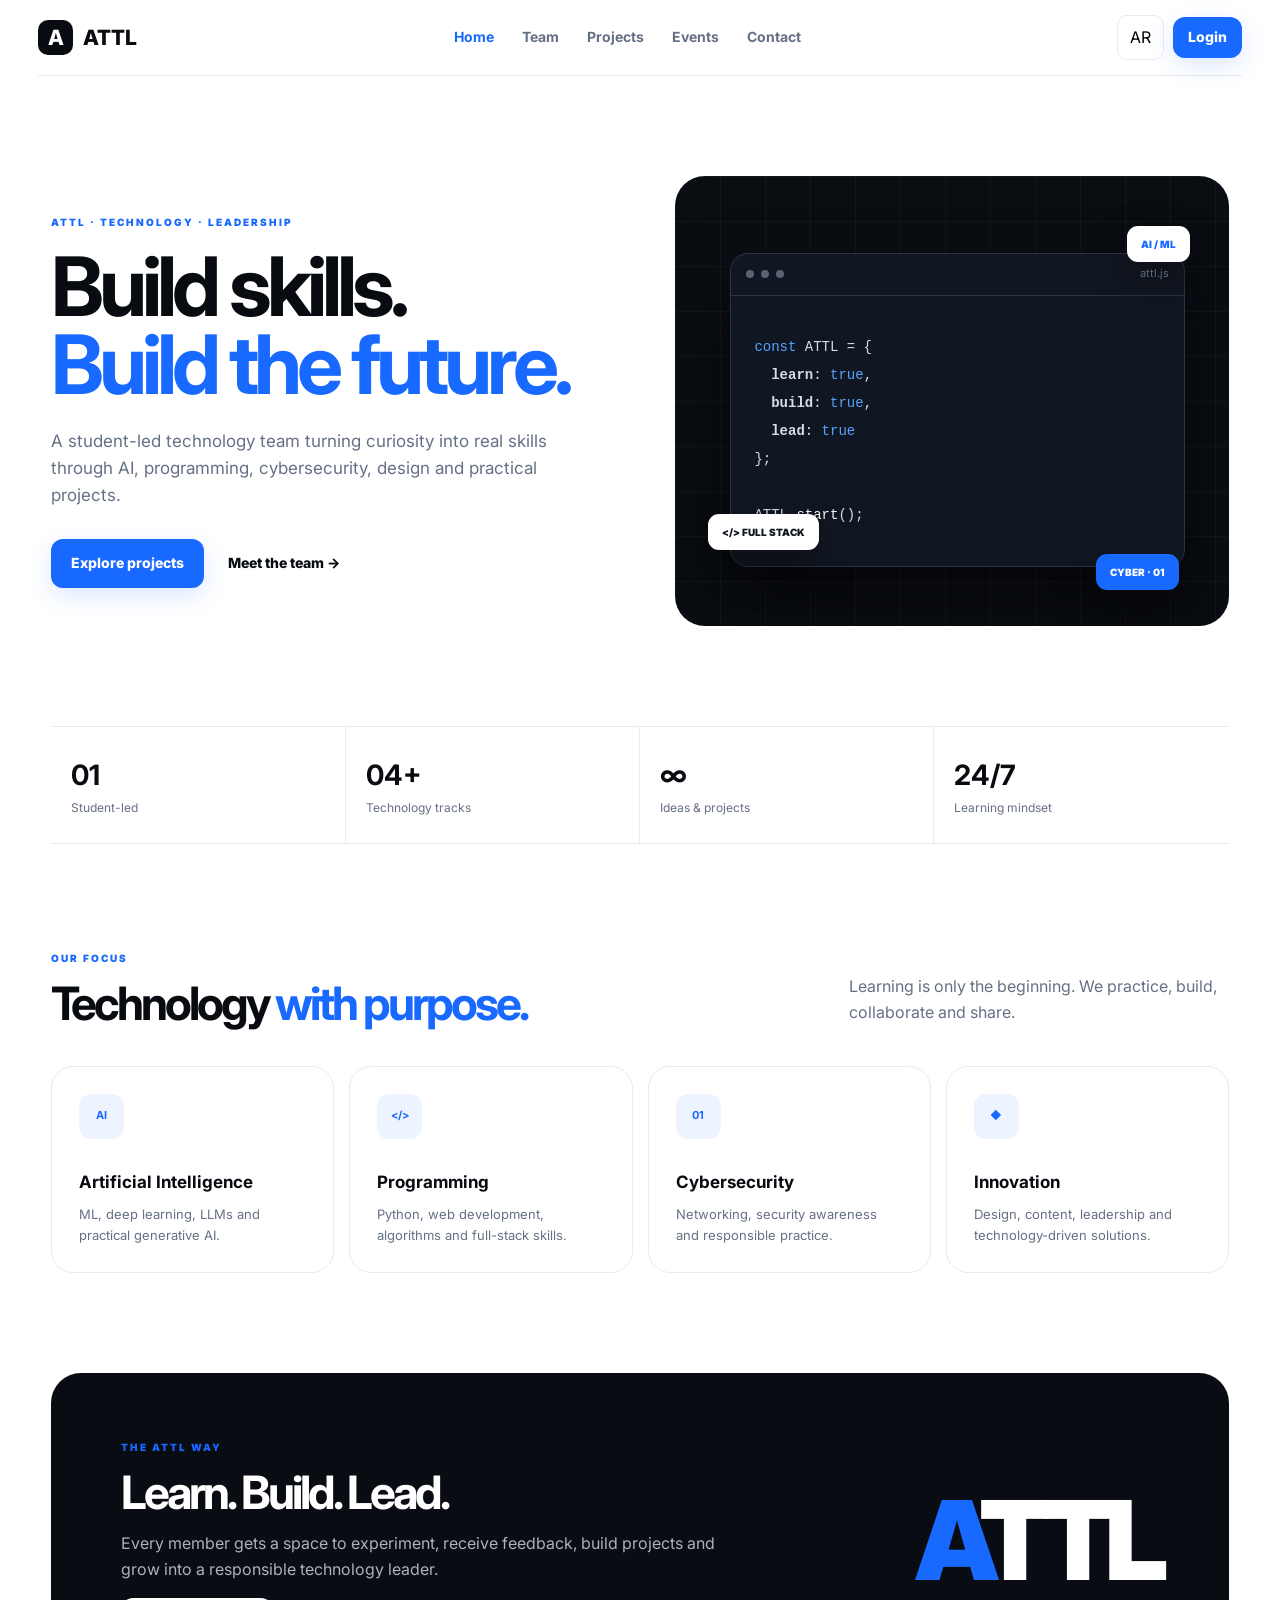
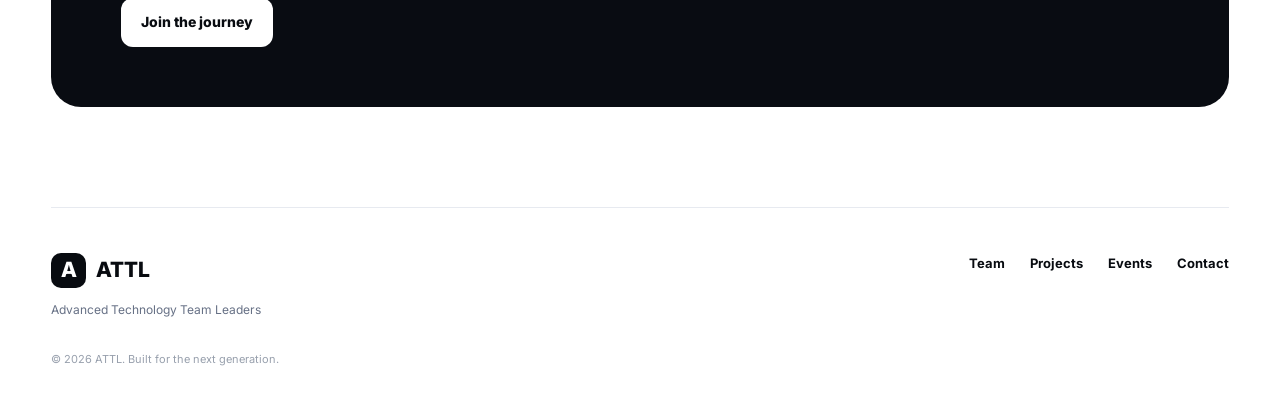
<file: index.html>
<!doctype html>
<html lang="en" dir="ltr"><head><meta charset="UTF-8"><meta name="viewport" content="width=device-width,initial-scale=1"><meta name="description" content="ATTL — student technology team for AI, programming, cybersecurity and innovation"><title>ATTL — Technology Team</title><link rel="stylesheet" href="style.css"></head>
<body>
<header class="site-header"><a class="logo" href="index.html"><span class="logo-mark">A</span><span>ATTL</span></a><nav id="nav"><a class="active" href="index.html" data-en="Home" data-ar="الرئيسية">Home</a><a href="team.html" data-en="Team" data-ar="الفريق">Team</a><a href="projects.html" data-en="Projects" data-ar="المشروعات">Projects</a><a href="events.html" data-en="Events" data-ar="الفعاليات">Events</a><a href="contact.html" data-en="Contact" data-ar="تواصل معنا">Contact</a></nav><div class="header-actions"><button id="lang" class="icon-btn">AR</button><a class="btn btn-small" href="login.html" data-en="Login" data-ar="تسجيل الدخول">Login</a><button id="menu" class="menu">☰</button></div></header>
<main>
<section class="hero wrap"><div class="hero-copy"><div class="pill">ATTL · TECHNOLOGY · LEADERSHIP</div><h1 data-en="Build skills.<br><span>Build the future.</span>" data-ar="ابنِ مهاراتك.<br><span>وابنِ المستقبل.</span>">Build skills.<br><span>Build the future.</span></h1><p data-en="A student-led technology team turning curiosity into real skills through AI, programming, cybersecurity, design and practical projects." data-ar="فريق تقني يقوده الطلاب، نحول الفضول إلى مهارات حقيقية من خلال الذكاء الاصطناعي والبرمجة والأمن السيبراني والتصميم والمشروعات العملية.">A student-led technology team turning curiosity into real skills through AI, programming, cybersecurity, design and practical projects.</p><div class="hero-actions"><a class="btn" href="projects.html" data-en="Explore projects" data-ar="استكشف المشروعات">Explore projects</a><a class="link" href="team.html" data-en="Meet the team →" data-ar="تعرف على الفريق ←">Meet the team →</a></div></div><div class="hero-visual"><div class="visual-grid"></div><div class="code-window"><div class="window-bar"><i></i><i></i><i></i><span>attl.js</span></div><pre><span class="c-blue">const</span> ATTL = {
  <b>learn</b>: <span class="c-blue">true</span>,
  <b>build</b>: <span class="c-blue">true</span>,
  <b>lead</b>: <span class="c-blue">true</span>
};

ATTL.<em>start</em>();</pre></div><div class="float-card fc1">AI / ML</div><div class="float-card fc2">&lt;/&gt; FULL STACK</div><div class="float-card fc3">CYBER · 01</div></div></section>
<section class="stats wrap"><div><strong>01</strong><span>Student-led</span></div><div><strong>04+</strong><span>Technology tracks</span></div><div><strong>∞</strong><span>Ideas & projects</span></div><div><strong>24/7</strong><span>Learning mindset</span></div></section>
<section class="section wrap"><div class="section-heading"><div><small>OUR FOCUS</small><h2>Technology <span>with purpose.</span></h2></div><p>Learning is only the beginning. We practice, build, collaborate and share.</p></div><div class="feature-grid"><article><b class="feature-icon">AI</b><h3>Artificial Intelligence</h3><p>ML, deep learning, LLMs and practical generative AI.</p></article><article><b class="feature-icon">&lt;/&gt;</b><h3>Programming</h3><p>Python, web development, algorithms and full-stack skills.</p></article><article><b class="feature-icon">01</b><h3>Cybersecurity</h3><p>Networking, security awareness and responsible practice.</p></article><article><b class="feature-icon">◆</b><h3>Innovation</h3><p>Design, content, leadership and technology-driven solutions.</p></article></div></section>
<section class="cta wrap"><div><small>THE ATTL WAY</small><h2>Learn. Build. Lead.</h2><p>Every member gets a space to experiment, receive feedback, build projects and grow into a responsible technology leader.</p><a class="btn light" href="contact.html">Join the journey</a></div><div class="cta-mark">A<span>TTL</span></div></section>
</main><footer class="wrap footer"><div><a class="logo" href="index.html"><span class="logo-mark">A</span><span>ATTL</span></a><p>Advanced Technology Team Leaders</p></div><div class="footer-nav"><a href="team.html">Team</a><a href="projects.html">Projects</a><a href="events.html">Events</a><a href="contact.html">Contact</a></div><small>© 2026 ATTL. Built for the next generation.</small></footer>
<script src="script.js"></script></body></html>
</file>
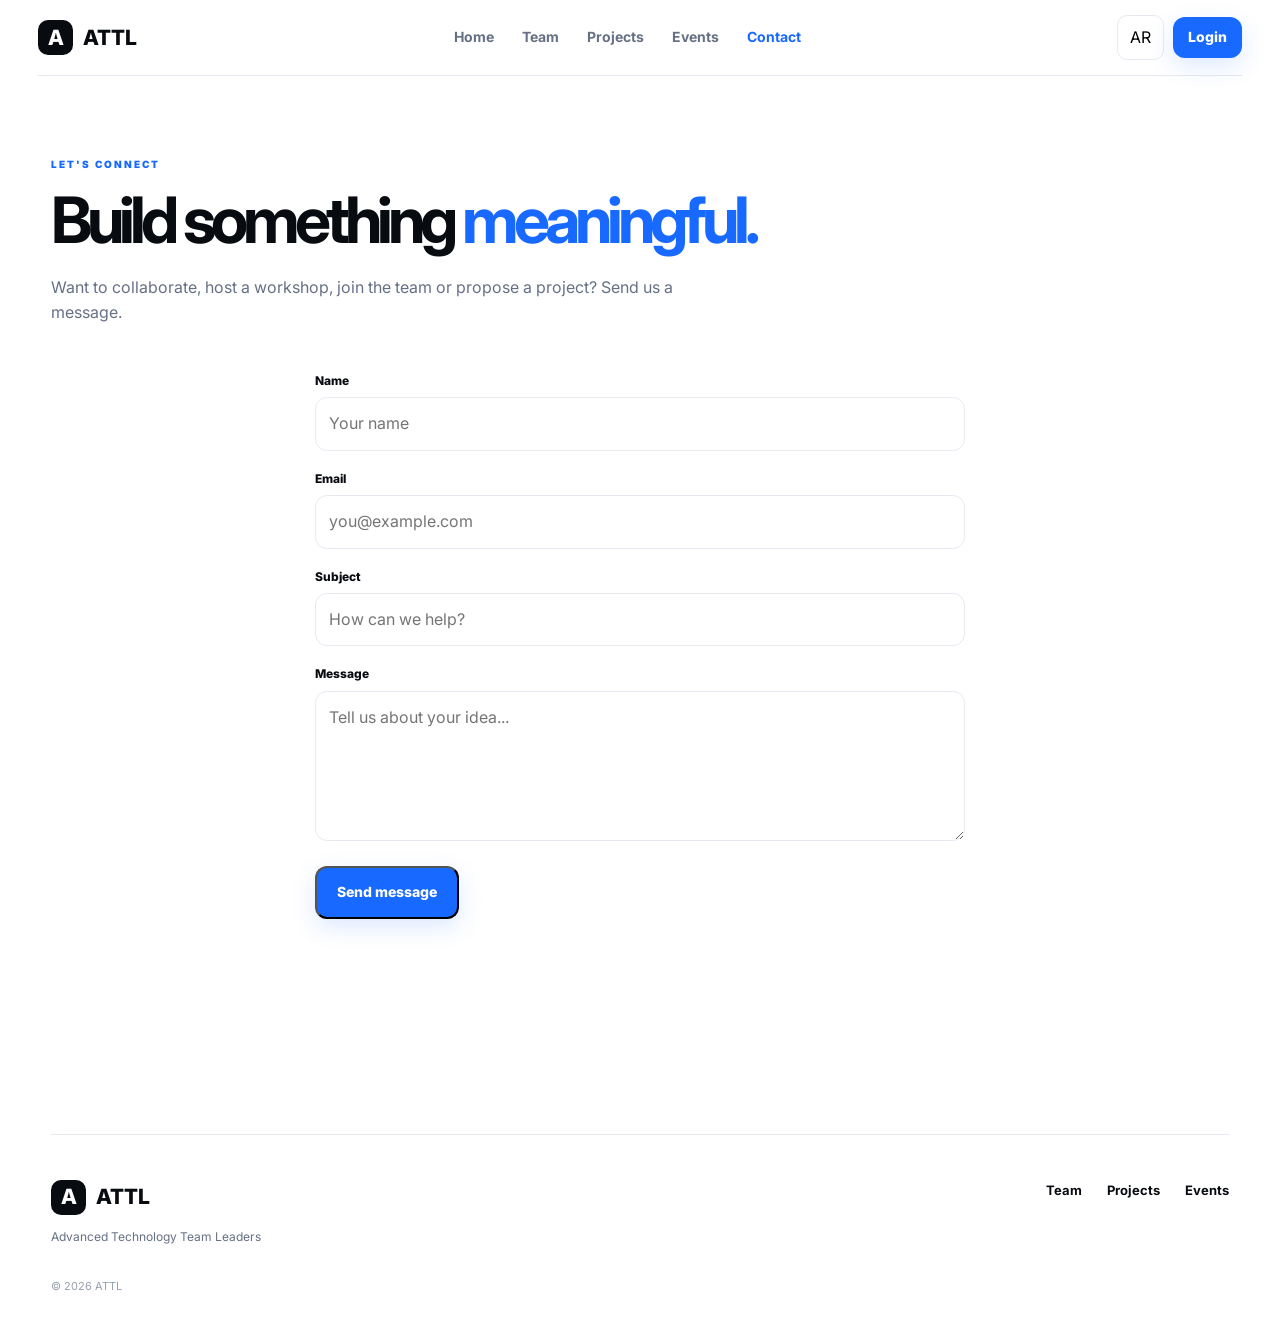
<file: contact.html>
<!doctype html><html lang="en" dir="ltr"><head><meta charset="UTF-8"><meta name="viewport" content="width=device-width,initial-scale=1"><title>ATTL — Contact</title><link rel="stylesheet" href="style.css"></head><body><header class="site-header"><a class="logo" href="index.html"><span class="logo-mark">A</span>ATTL</a><nav id="nav"><a href="index.html">Home</a><a href="team.html">Team</a><a href="projects.html">Projects</a><a href="events.html">Events</a><a class="active" href="contact.html">Contact</a></nav><div class="header-actions"><button id="lang" class="icon-btn">AR</button><a class="btn btn-small" href="login.html">Login</a><button id="menu" class="menu">☰</button></div></header><main><section class="page-hero"><div class="pill">LET'S CONNECT</div><h1>Build something <span>meaningful.</span></h1><p>Want to collaborate, host a workshop, join the team or propose a project? Send us a message.</p></section><form class="form" onsubmit="return handleContact(event)"><div class="field"><label>Name</label><input required name="name" placeholder="Your name"></div><div class="field"><label>Email</label><input required type="email" name="email" placeholder="you@example.com"></div><div class="field"><label>Subject</label><input required name="subject" placeholder="How can we help?"></div><div class="field"><label>Message</label><textarea required name="message" placeholder="Tell us about your idea..."></textarea></div><button class="btn" type="submit">Send message</button><p id="formMsg" style="color:#1769ff;font-size:13px;margin-top:15px"></p></form></main><footer class="footer"><div><a class="logo" href="index.html"><span class="logo-mark">A</span>ATTL</a><p>Advanced Technology Team Leaders</p></div><div class="footer-nav"><a href="team.html">Team</a><a href="projects.html">Projects</a><a href="events.html">Events</a></div><small>© 2026 ATTL</small></footer><script src="script.js"></script></body></html>
</file>
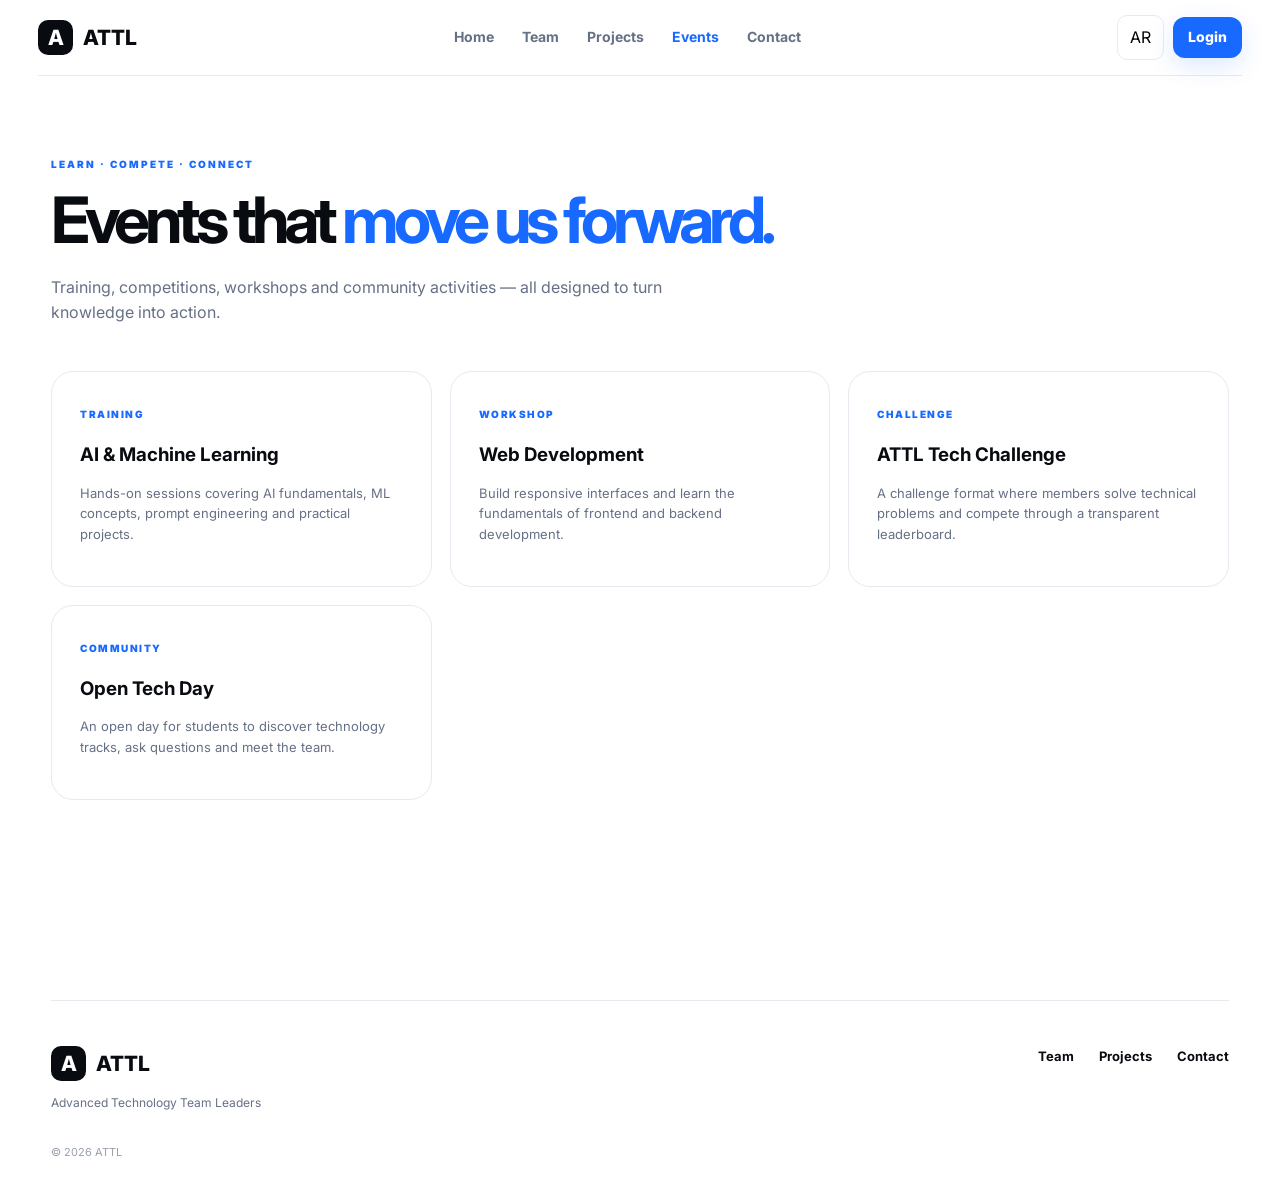
<file: events.html>
<!doctype html><html lang="en" dir="ltr"><head><meta charset="UTF-8"><meta name="viewport" content="width=device-width,initial-scale=1"><title>ATTL — Events</title><link rel="stylesheet" href="style.css"></head><body><header class="site-header"><a class="logo" href="index.html"><span class="logo-mark">A</span>ATTL</a><nav id="nav"><a href="index.html">Home</a><a href="team.html">Team</a><a href="projects.html">Projects</a><a class="active" href="events.html">Events</a><a href="contact.html">Contact</a></nav><div class="header-actions"><button id="lang" class="icon-btn">AR</button><a class="btn btn-small" href="login.html">Login</a><button id="menu" class="menu">☰</button></div></header><main><section class="page-hero"><div class="pill">LEARN · COMPETE · CONNECT</div><h1>Events that <span>move us forward.</span></h1><p>Training, competitions, workshops and community activities — all designed to turn knowledge into action.</p></section><section class="cards-list"><article class="card"><span class="tag">TRAINING</span><h3>AI & Machine Learning</h3><p>Hands-on sessions covering AI fundamentals, ML concepts, prompt engineering and practical projects.</p></article><article class="card"><span class="tag">WORKSHOP</span><h3>Web Development</h3><p>Build responsive interfaces and learn the fundamentals of frontend and backend development.</p></article><article class="card"><span class="tag">CHALLENGE</span><h3>ATTL Tech Challenge</h3><p>A challenge format where members solve technical problems and compete through a transparent leaderboard.</p></article><article class="card"><span class="tag">COMMUNITY</span><h3>Open Tech Day</h3><p>An open day for students to discover technology tracks, ask questions and meet the team.</p></article></section></main><footer class="footer"><div><a class="logo" href="index.html"><span class="logo-mark">A</span>ATTL</a><p>Advanced Technology Team Leaders</p></div><div class="footer-nav"><a href="team.html">Team</a><a href="projects.html">Projects</a><a href="contact.html">Contact</a></div><small>© 2026 ATTL</small></footer><script src="script.js"></script></body></html>
</file>
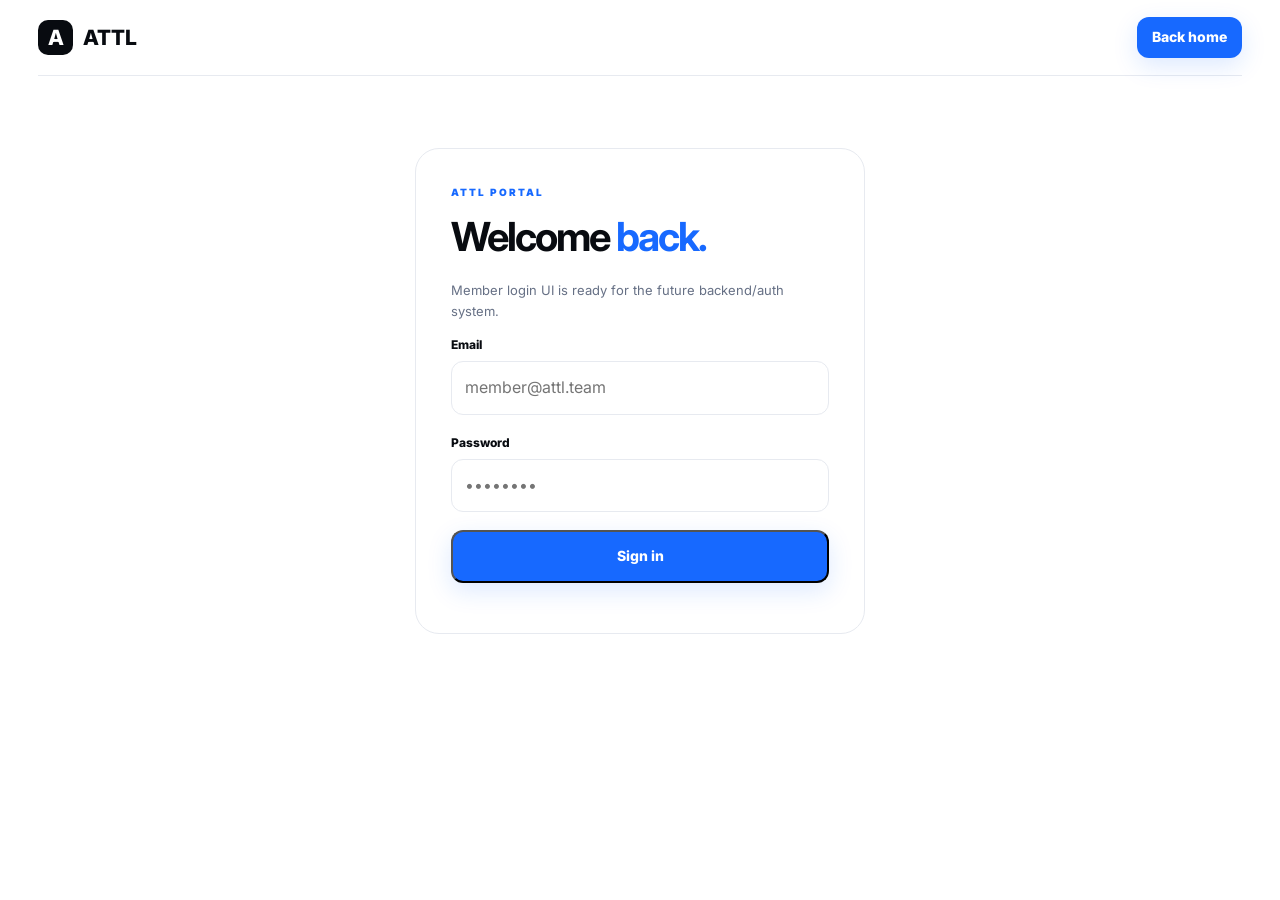
<file: login.html>
<!doctype html><html lang="en" dir="ltr"><head><meta charset="UTF-8"><meta name="viewport" content="width=device-width,initial-scale=1"><title>ATTL — Login</title><link rel="stylesheet" href="style.css"></head><body><header class="site-header"><a class="logo" href="index.html"><span class="logo-mark">A</span>ATTL</a><div class="header-actions"><a class="btn btn-small" href="index.html">Back home</a></div></header><main class="login"><div class="login-box"><div class="pill">ATTL PORTAL</div><h1>Welcome <span>back.</span></h1><p style="color:#667085;font-size:13px">Member login UI is ready for the future backend/auth system.</p><form onsubmit="return demoLogin(event)"><div class="field"><label>Email</label><input type="email" required placeholder="member@attl.team"></div><div class="field"><label>Password</label><input type="password" required placeholder="••••••••"></div><button class="btn" style="width:100%">Sign in</button><p id="loginMsg" style="color:#1769ff;font-size:12px;margin-top:15px"></p></form></div></main><script src="script.js"></script></body></html>
</file>
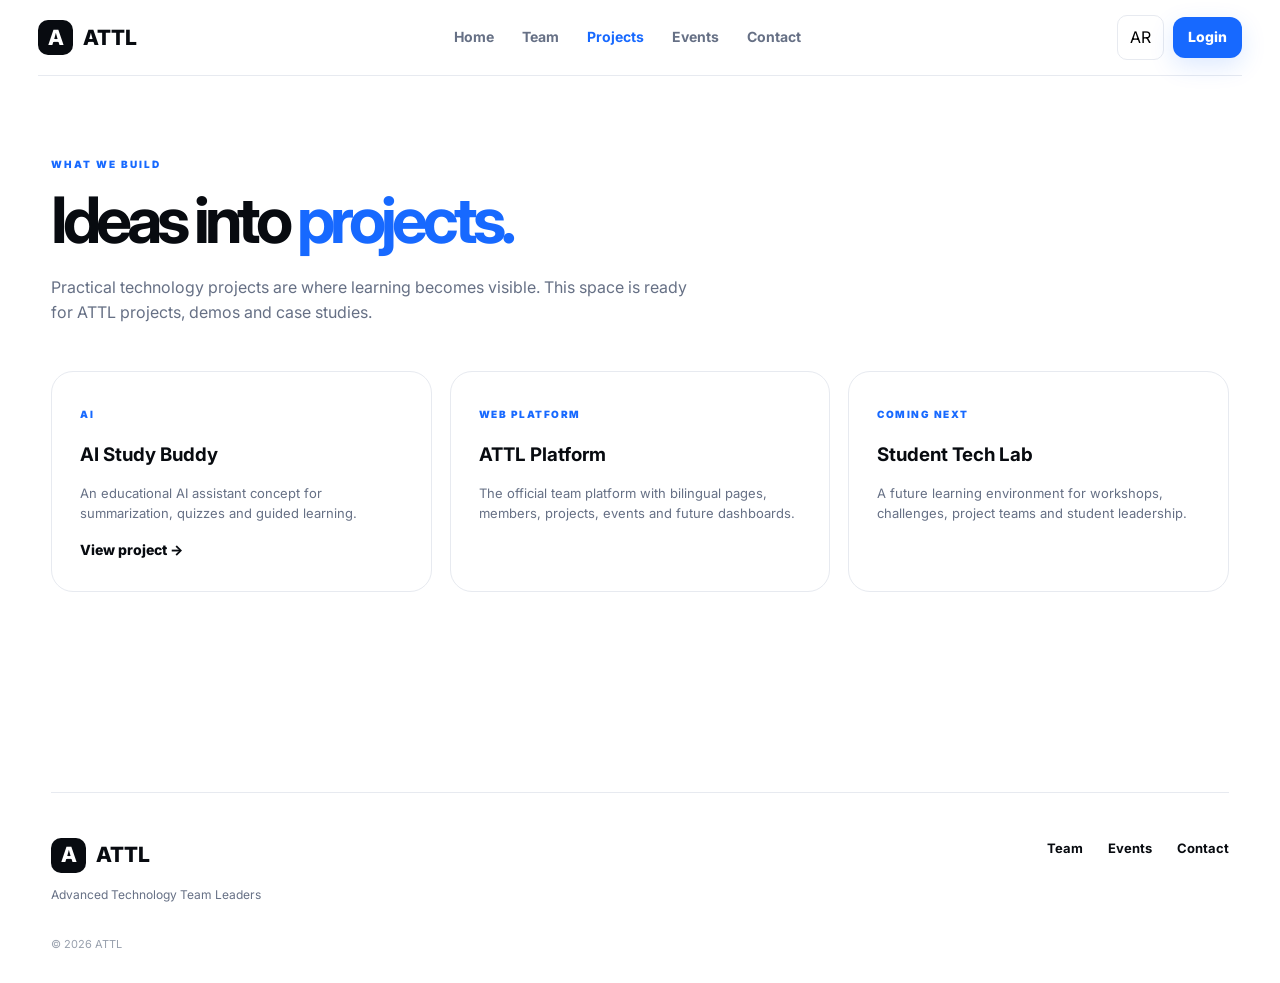
<file: projects.html>
<!doctype html><html lang="en" dir="ltr"><head><meta charset="UTF-8"><meta name="viewport" content="width=device-width,initial-scale=1"><title>ATTL — Projects</title><link rel="stylesheet" href="style.css"></head><body><header class="site-header"><a class="logo" href="index.html"><span class="logo-mark">A</span>ATTL</a><nav id="nav"><a href="index.html">Home</a><a href="team.html">Team</a><a class="active" href="projects.html">Projects</a><a href="events.html">Events</a><a href="contact.html">Contact</a></nav><div class="header-actions"><button id="lang" class="icon-btn">AR</button><a class="btn btn-small" href="login.html">Login</a><button id="menu" class="menu">☰</button></div></header><main><section class="page-hero"><div class="pill">WHAT WE BUILD</div><h1>Ideas into <span>projects.</span></h1><p>Practical technology projects are where learning becomes visible. This space is ready for ATTL projects, demos and case studies.</p></section><section class="cards-list"><article class="card"><span class="tag">AI</span><h3>AI Study Buddy</h3><p>An educational AI assistant concept for summarization, quizzes and guided learning.</p><a class="link" href="https://github.com/Nour2013hossam/AI-Study-Buddy">View project →</a></article><article class="card"><span class="tag">WEB PLATFORM</span><h3>ATTL Platform</h3><p>The official team platform with bilingual pages, members, projects, events and future dashboards.</p></article><article class="card"><span class="tag">COMING NEXT</span><h3>Student Tech Lab</h3><p>A future learning environment for workshops, challenges, project teams and student leadership.</p></article></section></main><footer class="footer"><div><a class="logo" href="index.html"><span class="logo-mark">A</span>ATTL</a><p>Advanced Technology Team Leaders</p></div><div class="footer-nav"><a href="team.html">Team</a><a href="events.html">Events</a><a href="contact.html">Contact</a></div><small>© 2026 ATTL</small></footer><script src="script.js"></script></body></html>
</file>
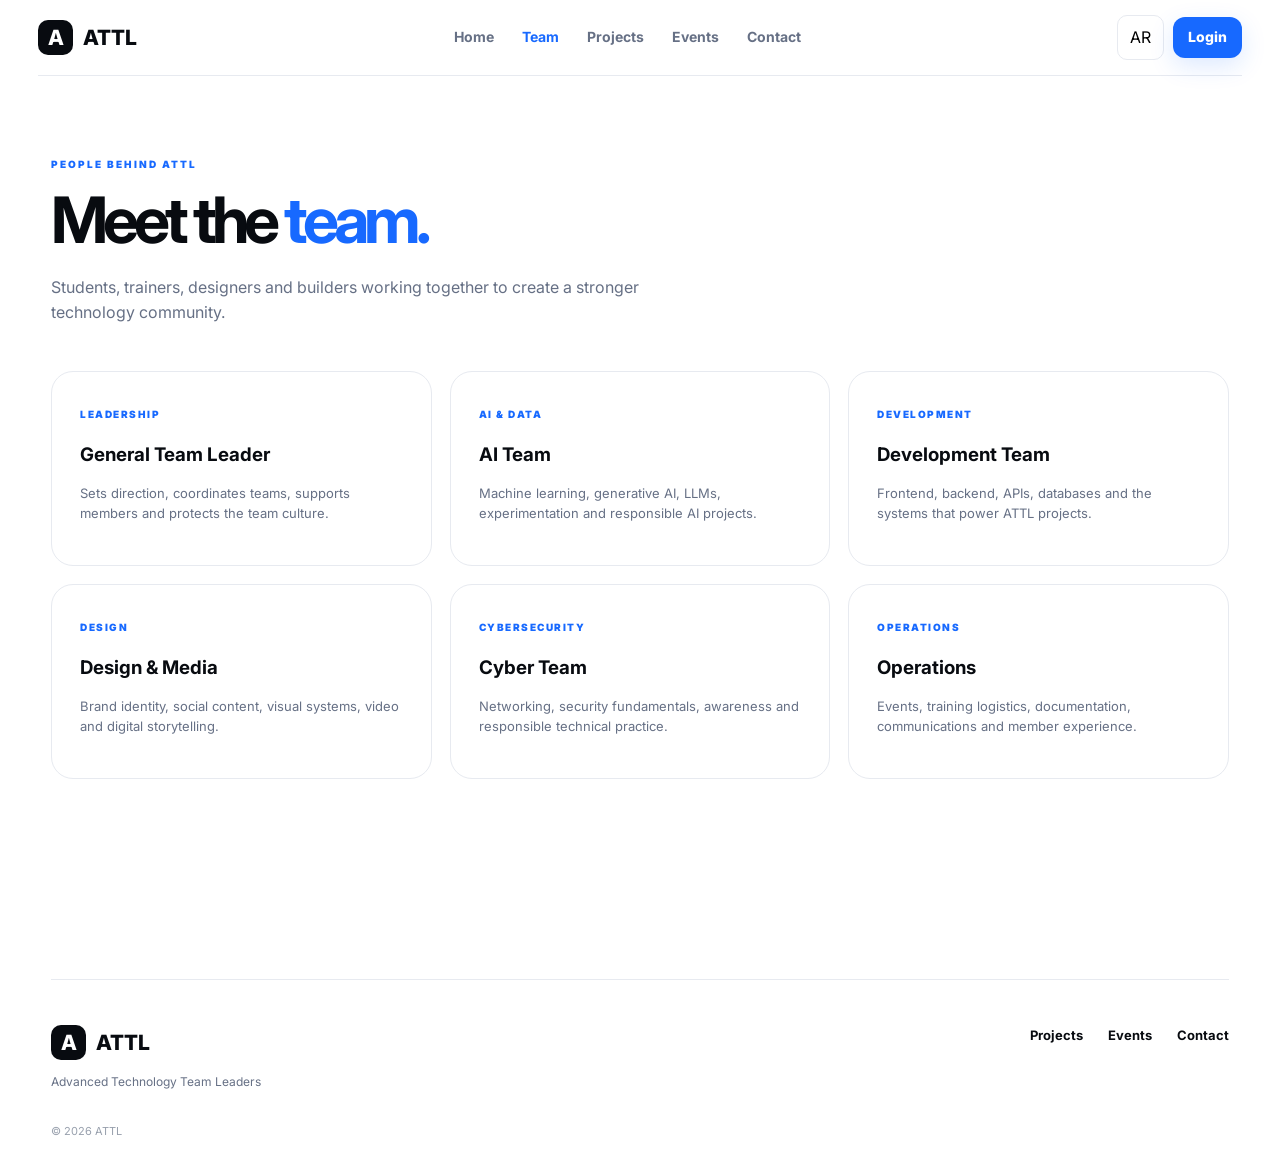
<file: team.html>
<!doctype html><html lang="en" dir="ltr"><head><meta charset="UTF-8"><meta name="viewport" content="width=device-width,initial-scale=1"><title>ATTL — Team</title><link rel="stylesheet" href="style.css"></head><body><header class="site-header"><a class="logo" href="index.html"><span class="logo-mark">A</span>ATTL</a><nav id="nav"><a href="index.html">Home</a><a class="active" href="team.html">Team</a><a href="projects.html">Projects</a><a href="events.html">Events</a><a href="contact.html">Contact</a></nav><div class="header-actions"><button id="lang" class="icon-btn">AR</button><a class="btn btn-small" href="login.html">Login</a><button id="menu" class="menu">☰</button></div></header><main><section class="page-hero"><div class="pill">PEOPLE BEHIND ATTL</div><h1>Meet the <span>team.</span></h1><p>Students, trainers, designers and builders working together to create a stronger technology community.</p></section><section class="cards-list"><article class="card"><span class="tag">LEADERSHIP</span><h3>General Team Leader</h3><p>Sets direction, coordinates teams, supports members and protects the team culture.</p></article><article class="card"><span class="tag">AI & DATA</span><h3>AI Team</h3><p>Machine learning, generative AI, LLMs, experimentation and responsible AI projects.</p></article><article class="card"><span class="tag">DEVELOPMENT</span><h3>Development Team</h3><p>Frontend, backend, APIs, databases and the systems that power ATTL projects.</p></article><article class="card"><span class="tag">DESIGN</span><h3>Design & Media</h3><p>Brand identity, social content, visual systems, video and digital storytelling.</p></article><article class="card"><span class="tag">CYBERSECURITY</span><h3>Cyber Team</h3><p>Networking, security fundamentals, awareness and responsible technical practice.</p></article><article class="card"><span class="tag">OPERATIONS</span><h3>Operations</h3><p>Events, training logistics, documentation, communications and member experience.</p></article></section></main><footer class="footer"><div><a class="logo" href="index.html"><span class="logo-mark">A</span>ATTL</a><p>Advanced Technology Team Leaders</p></div><div class="footer-nav"><a href="projects.html">Projects</a><a href="events.html">Events</a><a href="contact.html">Contact</a></div><small>© 2026 ATTL</small></footer><script src="script.js"></script></body></html>
</file>
<file: style.css>
@import url('https://fonts.googleapis.com/css2?family=Cairo:wght@400;600;700;800&family=Inter:wght@400;600;700;800&display=swap');:root{--blue:#1769ff;--ink:#080b10;--muted:#667085;--line:#e7eaf0;--soft:#f6f8fb}*{box-sizing:border-box}html{scroll-behavior:smooth}body{margin:0;color:var(--ink);background:#fff;font-family:Inter,Cairo,sans-serif;line-height:1.6}a{text-decoration:none;color:inherit}button{font:inherit}.site-header{height:76px;width:min(1280px,94%);margin:auto;display:flex;align-items:center;justify-content:space-between;border-bottom:1px solid var(--line)}.logo{display:flex;align-items:center;gap:10px;font-weight:800;font-size:21px}.logo-mark{width:35px;height:35px;border-radius:10px;display:grid;place-items:center;background:var(--ink);color:#fff}.site-header nav{display:flex;gap:28px;color:#667085;font-size:14px;font-weight:700}.site-header nav a:hover,.site-header nav .active{color:var(--blue)}.header-actions{display:flex;gap:9px;align-items:center}.icon-btn,.menu{background:#fff;border:1px solid var(--line);border-radius:10px;padding:9px 12px;cursor:pointer}.menu{display:none}.btn{display:inline-flex;align-items:center;justify-content:center;background:var(--blue);color:#fff;padding:13px 20px;border-radius:12px;font-weight:800;font-size:14px;box-shadow:0 8px 25px #1769ff25;transition:.2s}.btn:hover{transform:translateY(-2px);background:#0c53cf}.btn-small{padding:9px 15px}.btn.light{background:#fff;color:var(--ink);box-shadow:none}.hero{width:min(1180px,92%);min-height:650px;margin:auto;display:grid;grid-template-columns:1fr 1fr;align-items:center;gap:70px}.pill{font-size:10px;font-weight:900;letter-spacing:2px;color:var(--blue)}h1{font-size:clamp(50px,7vw,82px);line-height:.95;letter-spacing:-5px;margin:18px 0 24px}h1 span,h2 span{color:var(--blue)}.hero-copy>p{max-width:600px;color:var(--muted);font-size:17px}.hero-actions{display:flex;align-items:center;gap:24px;margin-top:30px}.link{font-size:14px;font-weight:800}.hero-visual{height:450px;border-radius:30px;background:#0a0d12;position:relative;overflow:hidden}.visual-grid{position:absolute;inset:0;background-image:linear-gradient(#ffffff09 1px,transparent 1px),linear-gradient(90deg,#ffffff09 1px,transparent 1px);background-size:45px 45px}.code-window{position:absolute;left:10%;right:8%;top:17%;background:#111722;border:1px solid #2a3547;border-radius:18px;box-shadow:0 35px 70px #0008}.window-bar{height:42px;display:flex;align-items:center;gap:7px;padding:0 15px;border-bottom:1px solid #2a3547;color:#7c8798;font-size:11px}.window-bar i{width:8px;height:8px;border-radius:50%;background:#596273}.window-bar span{margin-left:auto}.code-window pre{padding:23px;color:#d7dce5;font:14px/2 ui-monospace,Consolas,monospace}.c-blue{color:#55a3ff}.code-window em{color:#fff;font-style:normal}.float-card{position:absolute;background:#fff;color:#10151e;padding:10px 14px;border-radius:11px;font-size:10px;font-weight:900;box-shadow:0 18px 40px #0007}.fc1{top:11%;right:7%;color:var(--blue)}.fc2{bottom:17%;left:6%}.fc3{bottom:8%;right:9%;background:var(--blue);color:#fff}.stats{width:min(1180px,92%);margin:auto;display:grid;grid-template-columns:repeat(4,1fr);border-top:1px solid var(--line);border-bottom:1px solid var(--line)}.stats div{padding:26px 20px;border-right:1px solid var(--line);display:flex;flex-direction:column}.stats div:last-child{border:0}.stats strong{font-size:28px}.stats span{font-size:12px;color:var(--muted)}.section{width:min(1180px,92%);margin:100px auto}.section-heading{display:flex;justify-content:space-between;align-items:end;gap:30px;margin-bottom:40px}.section-heading small,.cta small{font-size:10px;letter-spacing:2px;font-weight:900;color:var(--blue)}.section-heading h2,.cta h2{font-size:46px;line-height:1;letter-spacing:-3px;margin:10px 0 0}.section-heading p{max-width:380px;color:var(--muted);margin:0}.feature-grid{display:grid;grid-template-columns:repeat(4,1fr);gap:15px}.feature-grid article{padding:27px;border:1px solid var(--line);border-radius:22px;transition:.2s}.feature-grid article:hover{transform:translateY(-5px);border-color:#a9c1ef;box-shadow:0 20px 50px #0b23410d}.feature-icon{width:45px;height:45px;display:grid;place-items:center;border-radius:12px;background:#edf3ff;color:var(--blue);font-size:11px;margin-bottom:30px}.feature-grid h3{font-size:17px;margin:0 0 8px}.feature-grid p{font-size:13px;color:var(--muted);margin:0}.cta{width:min(1180px,92%);margin:100px auto 0;min-height:330px;border-radius:30px;background:#090c12;color:#fff;padding:60px 70px;display:flex;align-items:center;justify-content:space-between;overflow:hidden}.cta p{color:#aab2c0;max-width:600px}.cta-mark{font-size:110px;font-weight:900;color:var(--blue);letter-spacing:-9px}.cta-mark span{color:#fff}.footer{width:min(1180px,92%);margin:100px auto 0;padding:45px 0 30px;border-top:1px solid var(--line);display:grid;grid-template-columns:1fr auto;gap:20px}.footer p{font-size:12px;color:var(--muted)}.footer-nav{display:flex;gap:25px;font-size:13px;font-weight:700}.footer>small{grid-column:1/-1;color:#98a0ad;font-size:11px}.page-hero{width:min(1180px,92%);margin:80px auto 45px}.page-hero h1{font-size:64px;max-width:800px}.page-hero p{color:var(--muted);max-width:650px}.cards-list{width:min(1180px,92%);margin:auto;display:grid;grid-template-columns:repeat(3,1fr);gap:18px;padding-bottom:100px}.card{border:1px solid var(--line);border-radius:22px;padding:28px}.card .tag{font-size:10px;color:var(--blue);font-weight:900;letter-spacing:1.5px}.card h3{margin:14px 0 7px}.card p{color:var(--muted);font-size:13px}.form{width:min(650px,92%);margin:auto;padding-bottom:100px}.field{margin-bottom:18px}.field label{display:block;font-size:12px;font-weight:800;margin-bottom:7px}.field input,.field textarea{width:100%;padding:13px;border:1px solid var(--line);border-radius:12px;font:inherit;outline:none}.field textarea{min-height:150px;resize:vertical}.login{min-height:70vh;display:grid;place-items:center}.login-box{width:min(450px,92%);padding:35px;border:1px solid var(--line);border-radius:24px}.login-box h1{font-size:40px;letter-spacing:-2px}@media(max-width:850px){.site-header nav{display:none;position:absolute;top:76px;left:4%;right:4%;padding:16px;background:#fff;border:1px solid var(--line);border-radius:16px;flex-direction:column;z-index:20}.site-header nav.open{display:flex}.menu{display:block}.hero{grid-template-columns:1fr;gap:35px;padding:70px 0}.hero-visual{height:380px}.stats,.feature-grid,.cards-list{grid-template-columns:repeat(2,1fr)}.section-heading{display:block}.section-heading p{margin-top:15px}.cta{padding:50px 35px}.cta-mark{font-size:75px}}@media(max-width:560px){.hero{padding:55px 0}.hero h1{letter-spacing:-3px}.hero-visual{height:330px}.code-window pre{font-size:11px}.stats,.feature-grid,.cards-list{grid-template-columns:1fr}.stats div{border-right:0;border-bottom:1px solid var(--line)}.section{margin:70px auto}.section-heading h2,.cta h2{font-size:38px}.page-hero h1{font-size:46px}.cta{display:block}.cta-mark{margin-top:30px}.footer{grid-template-columns:1fr}.footer-nav{flex-wrap:wrap}.footer>small{grid-column:auto}}[dir=rtl]{font-family:Cairo,Inter,sans-serif}
</file>
